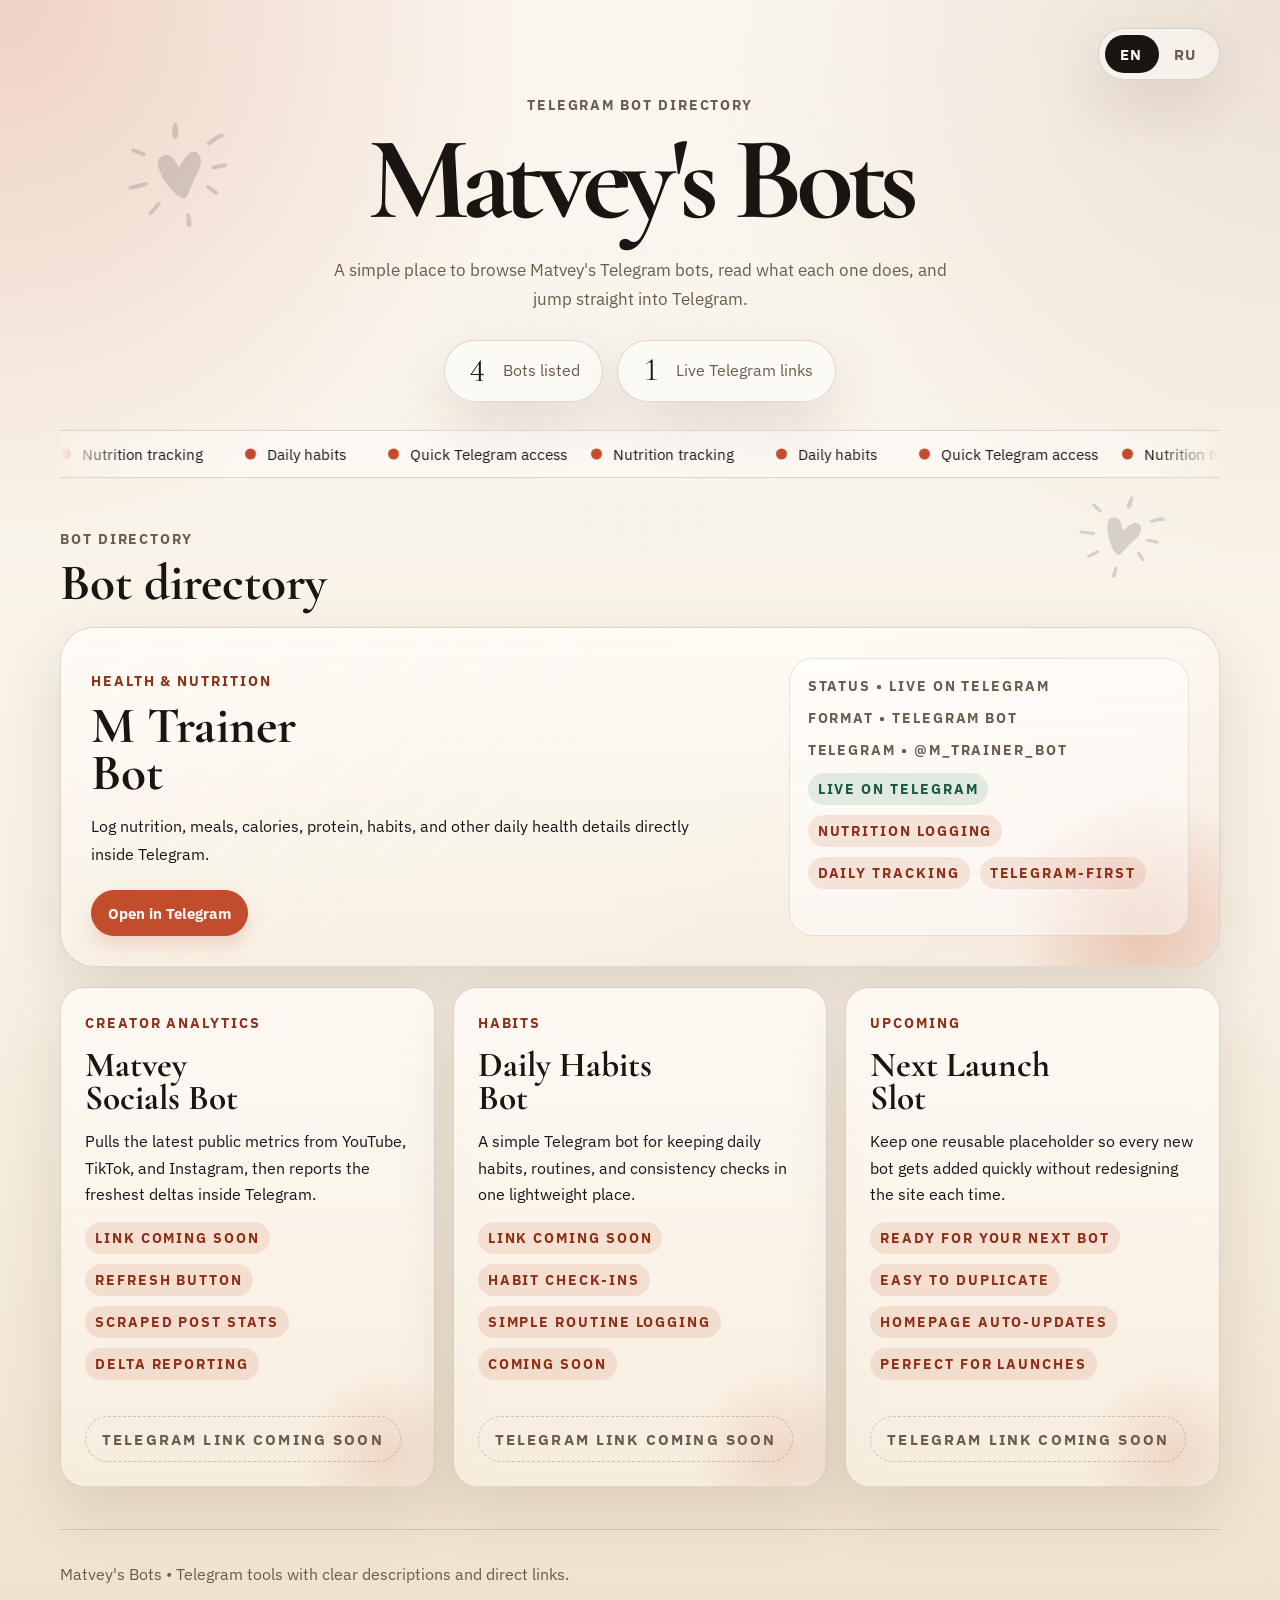
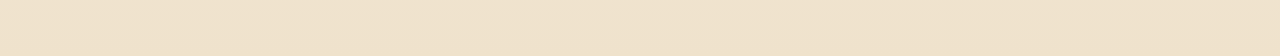
<file: index.html>
<!DOCTYPE html>
<html lang="en">
  <head>
    <meta charset="UTF-8" />
    <meta name="viewport" content="width=device-width, initial-scale=1.0" />
    <title>Matvey's Bots</title>
    <meta
      name="description"
      content="Explore Matvey's Telegram bots with clear descriptions and direct links to open them in Telegram."
    />
    <link rel="preconnect" href="https://fonts.googleapis.com" />
    <link rel="preconnect" href="https://fonts.gstatic.com" crossorigin />
    <link
      href="https://fonts.googleapis.com/css2?family=Cormorant+Garamond:wght@500;600;700&family=IBM+Plex+Sans:wght@400;500;700&display=swap"
      rel="stylesheet"
    />
    <link rel="icon" type="image/svg+xml" href="./favicon.svg" />
    <link rel="stylesheet" href="./styles.css" />
  </head>
  <body data-page="home">
    <div class="page-shell">
      <header class="site-header">
        <div class="top-controls">
          <button type="button" class="lang-toggle" id="lang-toggle" aria-label="Language toggle">
            <span class="lang-option" data-lang-label="en">EN</span>
            <span class="lang-option" data-lang-label="ru">RU</span>
          </button>
        </div>

        <div class="brand-lockup">
          <p class="eyebrow" id="eyebrow-text">Telegram Bot Directory</p>
          <h1 class="site-title" id="site-title">Matvey's Bots</h1>
          <p class="site-copy" id="site-copy">
            A simple place to browse Matvey's Telegram bots, read what each one does, and
            jump straight into Telegram.
          </p>
          <div class="stat-row" id="stat-row" aria-label="Site stats">
            <div class="stat-pill">
              <span class="stat-value" id="bot-count">0</span>
              <span class="stat-label" id="bot-count-label">Bots listed</span>
            </div>
            <div class="stat-pill">
              <span class="stat-value" id="live-count">0</span>
              <span class="stat-label" id="live-count-label">Live Telegram links</span>
            </div>
          </div>
        </div>

        <div class="ticker" id="ticker" aria-label="What you can find here">
          <div class="ticker-track" id="ticker-track"></div>
        </div>
      </header>

      <main>
        <section class="directory-section" id="directory">
          <div class="directory-header directory-header-centered">
            <div>
              <p class="section-tag" id="directory-eyebrow">Bot directory</p>
              <h2 id="directory-title">Bot directory</h2>
            </div>
          </div>
          <div class="featured-card" id="featured-card"></div>
          <div class="bot-grid" id="bot-grid"></div>
        </section>
      </main>

      <footer class="site-footer">
        <p id="footer-copy">Matvey's Bots • Telegram tools with clear descriptions and direct links.</p>
      </footer>
    </div>

    <script src="./bots.js"></script>
    <script src="./script.js"></script>
  </body>
</html>
</file>
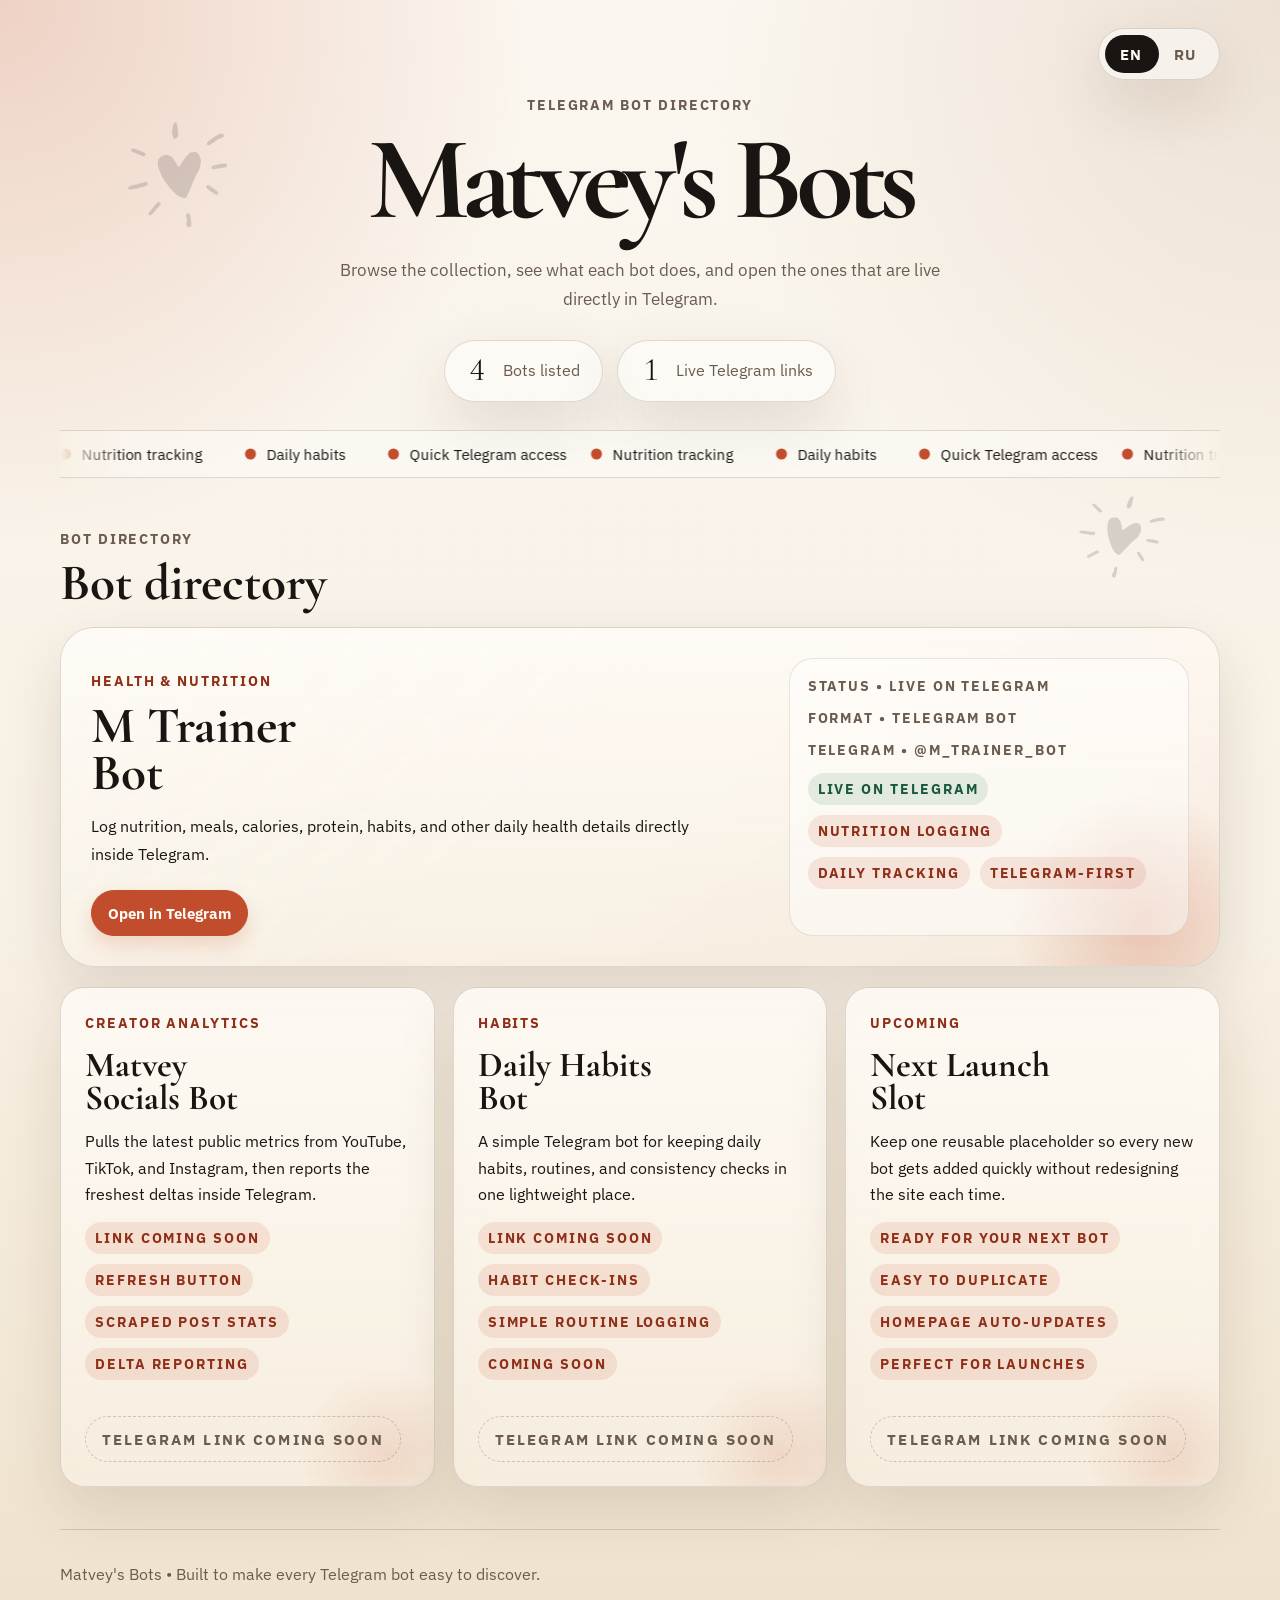
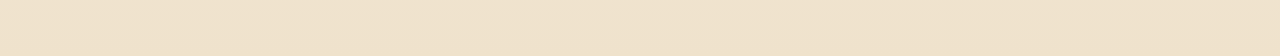
<file: bots.html>
<!DOCTYPE html>
<html lang="en">
  <head>
    <meta charset="UTF-8" />
    <meta name="viewport" content="width=device-width, initial-scale=1.0" />
    <title>Bots • Matvey's Bots</title>
    <meta
      name="description"
      content="Browse Matvey's Telegram bots, read what each one does, and open them directly in Telegram."
    />
    <link rel="preconnect" href="https://fonts.googleapis.com" />
    <link rel="preconnect" href="https://fonts.gstatic.com" crossorigin />
    <link
      href="https://fonts.googleapis.com/css2?family=Cormorant+Garamond:wght@500;600;700&family=IBM+Plex+Sans:wght@400;500;700&display=swap"
      rel="stylesheet"
    />
    <link rel="icon" type="image/svg+xml" href="./favicon.svg" />
    <link rel="stylesheet" href="./styles.css" />
  </head>
  <body data-page="bots">
    <div class="page-shell">
      <header class="site-header">
        <div class="top-controls">
          <button type="button" class="lang-toggle" id="lang-toggle" aria-label="Language toggle">
            <span class="lang-option" data-lang-label="en">EN</span>
            <span class="lang-option" data-lang-label="ru">RU</span>
          </button>
        </div>

        <div class="brand-lockup">
          <p class="eyebrow" id="eyebrow-text">Telegram Bot Directory</p>
          <h1 class="site-title" id="site-title">Matvey's Bots</h1>
          <p class="site-copy" id="site-copy">
            Browse the collection, see what each bot does, and open the ones that are live
            directly in Telegram.
          </p>
          <div class="stat-row" id="stat-row" aria-label="Site stats">
            <div class="stat-pill">
              <span class="stat-value" id="bot-count">0</span>
              <span class="stat-label" id="bot-count-label">Bots listed</span>
            </div>
            <div class="stat-pill">
              <span class="stat-value" id="live-count">0</span>
              <span class="stat-label" id="live-count-label">Live Telegram links</span>
            </div>
          </div>
        </div>

        <div class="ticker" id="ticker" aria-label="What you can find here">
          <div class="ticker-track" id="ticker-track"></div>
        </div>
      </header>

      <main>
        <section class="directory-section" id="directory">
          <div class="directory-header directory-header-centered">
            <div>
              <p class="section-tag" id="directory-eyebrow">Bot directory</p>
              <h2 id="directory-title">Bot directory</h2>
            </div>
          </div>
          <div class="featured-card" id="featured-card"></div>
          <div class="bot-grid" id="bot-grid"></div>
        </section>
      </main>

      <footer class="site-footer">
        <p id="footer-copy">Matvey's Bots • Built to make every Telegram bot easy to discover.</p>
      </footer>
    </div>

    <script src="./bots.js"></script>
    <script src="./script.js"></script>
  </body>
</html>
</file>
<file: styles.css>
:root {
  --paper: #f7f0e4;
  --paper-strong: #f2e4cf;
  --paper-soft: rgba(255, 251, 245, 0.78);
  --ink: #191512;
  --muted: #6a5c4f;
  --accent: #c24d2c;
  --accent-dark: #8f2f18;
  --line: rgba(25, 21, 18, 0.14);
  --line-strong: rgba(25, 21, 18, 0.2);
  --shadow: 0 24px 60px rgba(68, 36, 15, 0.12);
}

* {
  box-sizing: border-box;
}

html {
  scroll-behavior: smooth;
}

body {
  margin: 0;
  min-height: 100vh;
  color: var(--ink);
  font-family: "IBM Plex Sans", sans-serif;
  background:
    radial-gradient(circle at top left, rgba(194, 77, 44, 0.22), transparent 26%),
    radial-gradient(circle at top right, rgba(163, 109, 71, 0.16), transparent 28%),
    linear-gradient(180deg, #fbf7f0 0%, var(--paper) 56%, #efe2cc 100%);
}

body::before {
  position: fixed;
  inset: 0;
  pointer-events: none;
  content: "";
  opacity: 0.22;
  background-image:
    linear-gradient(rgba(25, 21, 18, 0.04) 1px, transparent 1px),
    linear-gradient(90deg, rgba(25, 21, 18, 0.04) 1px, transparent 1px);
  background-size: 28px 28px;
  mask-image: radial-gradient(circle at center, black, transparent 88%);
}

.page-shell {
  position: relative;
  width: min(1160px, calc(100% - 32px));
  margin: 0 auto;
  padding: 28px 0 56px;
}

.site-header,
.directory-section,
.site-footer {
  position: relative;
  z-index: 1;
}

.site-header {
  isolation: isolate;
  margin-bottom: 32px;
}

.site-header::before,
.site-header::after {
  position: absolute;
  content: "";
  pointer-events: none;
  background: url("./heart.png") center / contain no-repeat;
  mix-blend-mode: multiply;
  z-index: 0;
}

.site-header::before {
  top: 58px;
  left: 2.5%;
  width: clamp(120px, 14vw, 186px);
  aspect-ratio: 1;
  opacity: 0.14;
  transform: rotate(-10deg);
}

.site-header::after {
  top: 438px;
  right: 2.5%;
  width: clamp(96px, 11vw, 142px);
  aspect-ratio: 1;
  opacity: 0.14;
  transform: rotate(11deg);
}

.top-controls,
.brand-lockup,
.ticker {
  position: relative;
  z-index: 1;
}

.top-controls {
  display: flex;
  justify-content: flex-end;
  margin-bottom: 16px;
}

.lang-toggle,
.card-link,
.repo-link {
  transition:
    transform 180ms ease,
    background-color 180ms ease,
    color 180ms ease,
    border-color 180ms ease,
    box-shadow 180ms ease;
}

.lang-toggle {
  position: relative;
  isolation: isolate;
  display: grid;
  grid-template-columns: repeat(2, minmax(0, 1fr));
  align-items: center;
  min-width: 122px;
  min-height: 50px;
  padding: 6px;
  border: 1px solid var(--line);
  border-radius: 999px;
  background: rgba(255, 255, 255, 0.46);
  backdrop-filter: blur(12px);
  box-shadow: var(--shadow);
  font: inherit;
  cursor: pointer;
}

.lang-toggle::before {
  position: absolute;
  inset: 6px auto 6px 6px;
  width: calc((100% - 12px) / 2);
  content: "";
  border-radius: 999px;
  background: var(--ink);
  transition: transform 180ms ease;
  z-index: 0;
}

.lang-toggle[data-language="ru"]::before {
  transform: translateX(100%);
}

.lang-option {
  position: relative;
  z-index: 1;
  display: inline-flex;
  align-items: center;
  justify-content: center;
  min-height: 38px;
  padding: 0 14px;
  color: var(--muted);
  font-size: 0.92rem;
  font-weight: 700;
  letter-spacing: 0.08em;
  text-transform: uppercase;
  transition: color 180ms ease;
}

.lang-toggle[data-language="en"] .lang-option[data-lang-label="en"],
.lang-toggle[data-language="ru"] .lang-option[data-lang-label="ru"] {
  color: #fffaf3;
}

.lang-toggle[data-language="en"] .lang-option[data-lang-label="ru"],
.lang-toggle[data-language="ru"] .lang-option[data-lang-label="en"] {
  color: var(--muted);
}

.eyebrow,
.section-tag,
.site-copy,
.site-footer p,
.meta-row,
.telegram-handle,
.stat-label {
  color: var(--muted);
}

.eyebrow,
.section-tag,
.kicker,
.meta-row,
.detail-pill,
.empty-state,
.telegram-handle {
  font-size: 0.86rem;
  font-weight: 700;
  letter-spacing: 0.14em;
  text-transform: uppercase;
}

.eyebrow,
.section-tag {
  margin: 0 0 12px;
}

.site-title,
.directory-header h2,
.featured-card h3,
.bot-card h3 {
  margin: 0;
  font-family: "Cormorant Garamond", serif;
  line-height: 0.92;
}

.brand-lockup {
  display: grid;
  justify-items: center;
  margin: 0 auto 28px;
  text-align: center;
}

.site-title {
  max-width: 12ch;
  font-size: clamp(3.8rem, 10vw, 7.4rem);
  letter-spacing: -0.06em;
}

.site-copy {
  max-width: 39rem;
  margin: 20px 0 0;
  font-size: 1.08rem;
  line-height: 1.7;
}

.stat-row {
  display: flex;
  flex-wrap: wrap;
  justify-content: center;
  gap: 14px;
  margin-top: 26px;
}

.stat-pill {
  display: inline-grid;
  grid-template-columns: auto minmax(0, 1fr);
  align-items: center;
  justify-content: center;
  column-gap: 14px;
  min-height: 62px;
  padding: 10px 22px;
  border: 1px solid var(--line);
  border-radius: 999px;
  background: rgba(255, 255, 255, 0.5);
  backdrop-filter: blur(12px);
  box-shadow: var(--shadow);
  text-align: left;
}

.stat-value {
  display: inline-flex;
  align-items: center;
  justify-content: center;
  min-width: 1.35ch;
  font-family: "Cormorant Garamond", serif;
  font-size: 2.05rem;
  line-height: 1;
  text-align: center;
  font-variant-numeric: lining-nums tabular-nums;
  font-feature-settings: "lnum" 1, "tnum" 1;
}

.stat-label {
  display: block;
  line-height: 1.2;
}

.ticker {
  position: relative;
  overflow: hidden;
  border-top: 1px solid var(--line);
  border-bottom: 1px solid var(--line);
  background: rgba(255, 255, 255, 0.38);
}

.ticker::before,
.ticker::after {
  position: absolute;
  top: 0;
  bottom: 0;
  width: 64px;
  content: "";
  pointer-events: none;
  z-index: 1;
}

.ticker::before {
  left: 0;
  background: linear-gradient(90deg, var(--paper) 0%, rgba(247, 240, 228, 0) 100%);
}

.ticker::after {
  right: 0;
  background: linear-gradient(270deg, var(--paper) 0%, rgba(247, 240, 228, 0) 100%);
}

.ticker-track {
  display: flex;
  width: max-content;
  white-space: nowrap;
  will-change: transform;
  animation: ticker-scroll 22s linear infinite;
}

.ticker-group {
  display: flex;
  flex-shrink: 0;
  gap: 42px;
  padding: 13px 24px 13px 0;
}

.ticker-track span {
  position: relative;
  padding-left: 22px;
  font-size: 0.95rem;
}

.ticker-track span::before {
  position: absolute;
  left: 0;
  top: 50%;
  width: 11px;
  height: 11px;
  content: "";
  border-radius: 999px;
  background: var(--accent);
  transform: translateY(-50%);
}

.directory-section {
  margin-top: 52px;
}

.directory-header {
  display: flex;
  justify-content: flex-start;
  margin-bottom: 20px;
  text-align: left;
}

.directory-header h2 {
  font-size: clamp(2.25rem, 4vw, 3.45rem);
}

.featured-card,
.bot-card {
  border: 1px solid var(--line);
  background: linear-gradient(180deg, rgba(255, 252, 247, 0.82), rgba(248, 240, 227, 0.72));
  backdrop-filter: blur(12px);
  box-shadow: var(--shadow);
}

.featured-card {
  position: relative;
  overflow: hidden;
  display: grid;
  grid-template-columns: minmax(0, 1.35fr) minmax(260px, 0.8fr);
  gap: 22px;
  padding: 30px;
  border-radius: 34px;
  margin-bottom: 20px;
}

.featured-card > * {
  position: relative;
  z-index: 1;
}

.featured-card::before {
  position: absolute;
  inset: auto -54px -88px auto;
  width: 260px;
  height: 260px;
  content: "";
  border-radius: 50%;
  background: radial-gradient(circle, rgba(194, 77, 44, 0.25), transparent 72%);
}

.featured-card::after {
  position: absolute;
  inset: 0;
  content: "";
  background:
    linear-gradient(135deg, rgba(255, 255, 255, 0.18), transparent 42%),
    linear-gradient(315deg, rgba(194, 77, 44, 0.04), transparent 48%);
}

.featured-card h3 {
  max-width: 11ch;
  font-size: clamp(2.3rem, 4vw, 3.9rem);
}

.summary {
  margin: 16px 0 0;
  max-width: 60ch;
  line-height: 1.72;
}

.featured-side {
  display: grid;
  align-content: start;
  gap: 14px;
  padding: 18px;
  border: 1px solid rgba(25, 21, 18, 0.1);
  border-radius: 24px;
  background: rgba(255, 255, 255, 0.46);
}

.kicker,
.detail-pill {
  color: var(--accent-dark);
}

.meta-row,
.telegram-handle {
  margin: 0;
}

.detail-pills {
  display: flex;
  flex-wrap: wrap;
  gap: 10px;
}

.detail-pill {
  display: inline-flex;
  align-items: center;
  min-height: 32px;
  padding: 0 10px;
  border-radius: 999px;
  background: rgba(194, 77, 44, 0.12);
}

.status-ready {
  color: #19583f;
  background: rgba(68, 139, 96, 0.14);
}

.status-soon {
  color: #8f2f18;
  background: rgba(194, 77, 44, 0.12);
}

.bot-grid {
  display: grid;
  grid-template-columns: repeat(3, minmax(0, 1fr));
  gap: 18px;
}

.bot-card {
  position: relative;
  overflow: hidden;
  display: grid;
  gap: 14px;
  align-content: start;
  min-height: 100%;
  padding: 24px;
  border-radius: 24px;
}

.bot-card::before {
  position: absolute;
  inset: auto -38px -54px auto;
  width: 170px;
  height: 170px;
  content: "";
  border-radius: 50%;
  background: radial-gradient(circle, rgba(194, 77, 44, 0.14), transparent 72%);
  pointer-events: none;
}

.bot-card > * {
  position: relative;
  z-index: 1;
}

.bot-card h3 {
  max-width: 12ch;
  font-size: 2.2rem;
}

.bot-card p {
  margin: 0;
  line-height: 1.66;
}

.card-actions {
  display: flex;
  flex-wrap: wrap;
  gap: 12px;
  margin-top: 22px;
}

.card-link,
.repo-link,
.empty-state {
  display: inline-flex;
  align-items: center;
  justify-content: center;
  min-height: 46px;
  padding: 0 16px;
  border-radius: 999px;
  font-size: 0.96rem;
  font-weight: 700;
  text-decoration: none;
}

.card-link {
  color: #fffaf3;
  background: var(--accent);
  border: 1px solid var(--accent);
  box-shadow: 0 10px 20px rgba(194, 77, 44, 0.18);
}

.repo-link {
  color: var(--ink);
  border: 1px solid var(--line-strong);
  background: transparent;
}

.empty-state {
  color: var(--muted);
  border: 1px dashed var(--line-strong);
}

.lang-toggle:hover,
.card-link:hover,
.repo-link:hover {
  transform: translateY(-2px);
}

.lang-toggle:focus-visible {
  outline: 2px solid rgba(194, 77, 44, 0.7);
  outline-offset: 4px;
}

.card-link:hover {
  background: var(--accent-dark);
  border-color: var(--accent-dark);
}

.site-footer {
  margin-top: 42px;
  padding-top: 18px;
  border-top: 1px solid var(--line);
}

@keyframes ticker-scroll {
  from {
    transform: translateX(0);
  }

  to {
    transform: translateX(-33.333%);
  }
}

@media (max-width: 980px) {
  .featured-card,
  .bot-grid {
    grid-template-columns: 1fr;
  }

  .featured-card h3,
  .site-title {
    max-width: none;
  }
}

@media (max-width: 640px) {
  .page-shell {
    width: min(100% - 20px, 1160px);
    padding-top: 20px;
  }

  .site-header::before {
    top: 72px;
    left: -8px;
    width: 94px;
  }

  .site-header::after {
    top: 360px;
    right: -10px;
    width: 78px;
  }

  .top-controls {
    margin-bottom: 14px;
  }

  .lang-toggle,
  .stat-pill,
  .card-link,
  .repo-link,
  .empty-state {
    width: 100%;
  }

  .stat-row,
  .card-actions {
    flex-direction: column;
  }

  .featured-card,
  .bot-card {
    padding: 22px;
  }

  .ticker-group {
    gap: 28px;
  }
}
</file>
